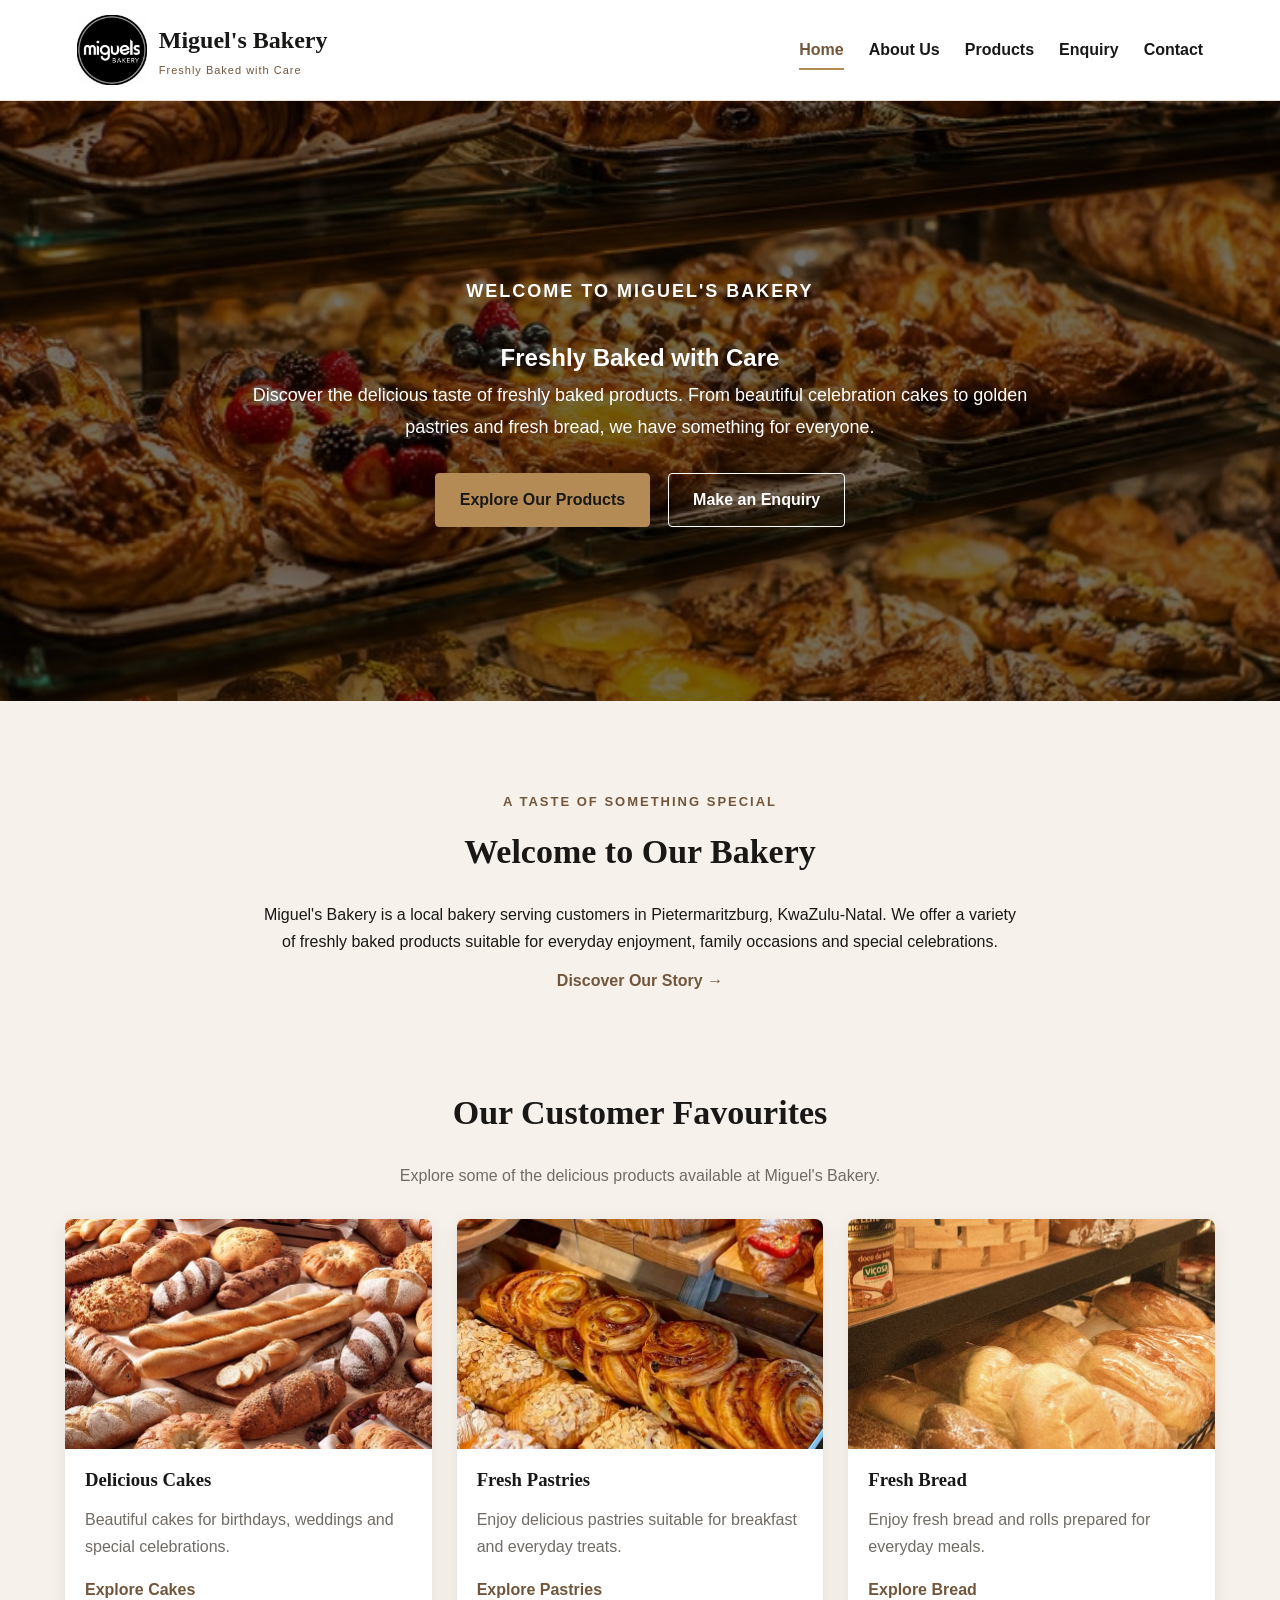
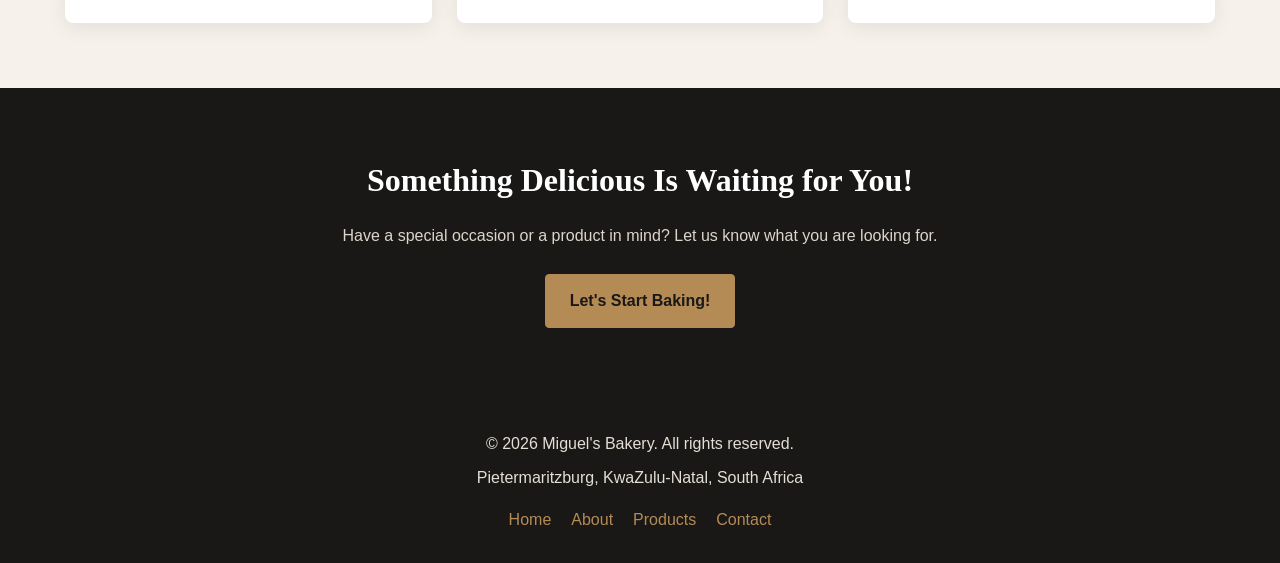
<file: index.html>
<!DOCTYPE html>
<html lang="en">
<head>
    <meta charset="UTF-8">
    <meta name="viewport" content="width=device-width, initial-scale=1.0">
    <title>Miguel's Bakery | Freshly Baked in Pietermaritzburg</title>
    <meta name="description" content="Visit Miguel's Bakery in Pietermaritzburg for
     freshly baked cakes, pastries, bread, donuts and delicious treats.">
    <meta name="keywords" content="Miguel's Bakery, bakery, cakes, pastries, bread, Pietermaritzburg">

    <link rel="stylesheet" href="CSS/styles.css">
</head>

<body>

    <!-- Website Header -->
    <header class="site-header">

        <a href="index.html" class="brand">
            <img src="images/bakery-hero.jpg"   
             alt="Miguel's Bakery logo" class="site-logo">

            <span>
                <strong>Miguel's Bakery</strong>
                <small>Freshly Baked with Care</small>
            </span>
        </a>

        <!-- Navigation -->
        <nav class="main-nav">
            <ul class="nav-list">
                <li><a href="index.html" class="active">Home</a></li>
                <li><a href="about.html">About Us</a></li>
                <li><a href="products.html">Products</a></li>
                <li><a href="enquiry.html">Enquiry</a></li>
                <li><a href="contact.html">Contact</a></li>
            </ul>
        </nav>

    </header>

    <main>

        <!-- Hero Section -->
        <section class="hero">

            <div class="hero-content">

                <p class="eyebrow">Welcome to Miguel's Bakery</p>

                <h1>Freshly Baked with Care</h1>

                <p>
                    Discover the delicious taste of freshly baked products.
                    From beautiful celebration cakes to golden pastries
                    and fresh bread, we have something for everyone.
                </p>

                <div class="hero-buttons">

                    <a href="products.html" class="button">
                        Explore Our Products
                    </a>

                    <a href="enquiry.html" class="button button-outline">
                        Make an Enquiry
                    </a>

                </div>

            </div>
        </section>


        <!-- Introduction -->
        <section class="welcome-section">

            <p class="eyebrow">A Taste of Something Special</p>

            <h2>Welcome to Our Bakery</h2>

            <p>
                Miguel's Bakery is a local bakery serving customers in
                Pietermaritzburg, KwaZulu-Natal. We offer a variety of
                freshly baked products suitable for everyday enjoyment,
                family occasions and special celebrations.
            </p>

            <a href="about.html" class="text-link">
                Discover Our Story →
            </a>

        </section>


        <!-- Featured Products -->
        <section class="featured-section">

            <h2>Our Customer Favourites</h2>

            <p class="section-description">
                Explore some of the delicious products available at
                Miguel's Bakery.
            </p>

            <div class="featured-grid">

                <article class="featured-card">

                    <img src="images/Rolls.jpeg"
                         alt="Freshly decorated celebration cake">

                    <h3>Delicious Cakes</h3>

                    <p>
                        Beautiful cakes for birthdays, weddings and
                        special celebrations.
                    </p>

                    <a href="products.html" class="text-link">
                        Explore Cakes
                    </a>

                </article>


                <article class="featured-card">

                    <img src="images/Pastries.jpeg"
                         alt="Freshly baked golden pastries">

                    <h3>Fresh Pastries</h3>

                    <p>
                        Enjoy delicious pastries suitable for breakfast
                        and everyday treats.
                    </p>

                    <a href="products.html" class="text-link">
                        Explore Pastries
                    </a>

                </article>


                <article class="featured-card">

                    <img src="images/breads.jpeg"
                         alt="Freshly baked bread and rolls">

                    <h3>Fresh Bread</h3>

                    <p>
                        Enjoy fresh bread and rolls prepared for
                        everyday meals.
                    </p>

                    <a href="products.html" class="text-link">
                        Explore Bread
                    </a>

                </article>

            </div>

        </section>


        <!-- Call to Action -->
        <section class="home-cta">

            <h2>Something Delicious Is Waiting for You!</h2>

            <p>
                Have a special occasion or a product in mind?
                Let us know what you are looking for.
            </p>

            <a href="enquiry.html" class="button">
                Let's Start Baking!
            </a>

        </section>

    </main>


    <!-- Footer -->
    <footer class="site-footer">

        <p>&copy; <span class="current-year">2026</span>
            Miguel's Bakery. All rights reserved.</p>

        <p>
            Pietermaritzburg, KwaZulu-Natal, South Africa
        </p>

        <div class="footer-links">
            <a href="index.html">Home</a>
            <a href="about.html">About</a>
            <a href="products.html">Products</a>
            <a href="contact.html">Contact</a>
        </div>

    </footer>

    <script src="Javascript/script.js"></script>
</body>
</html>
</file>
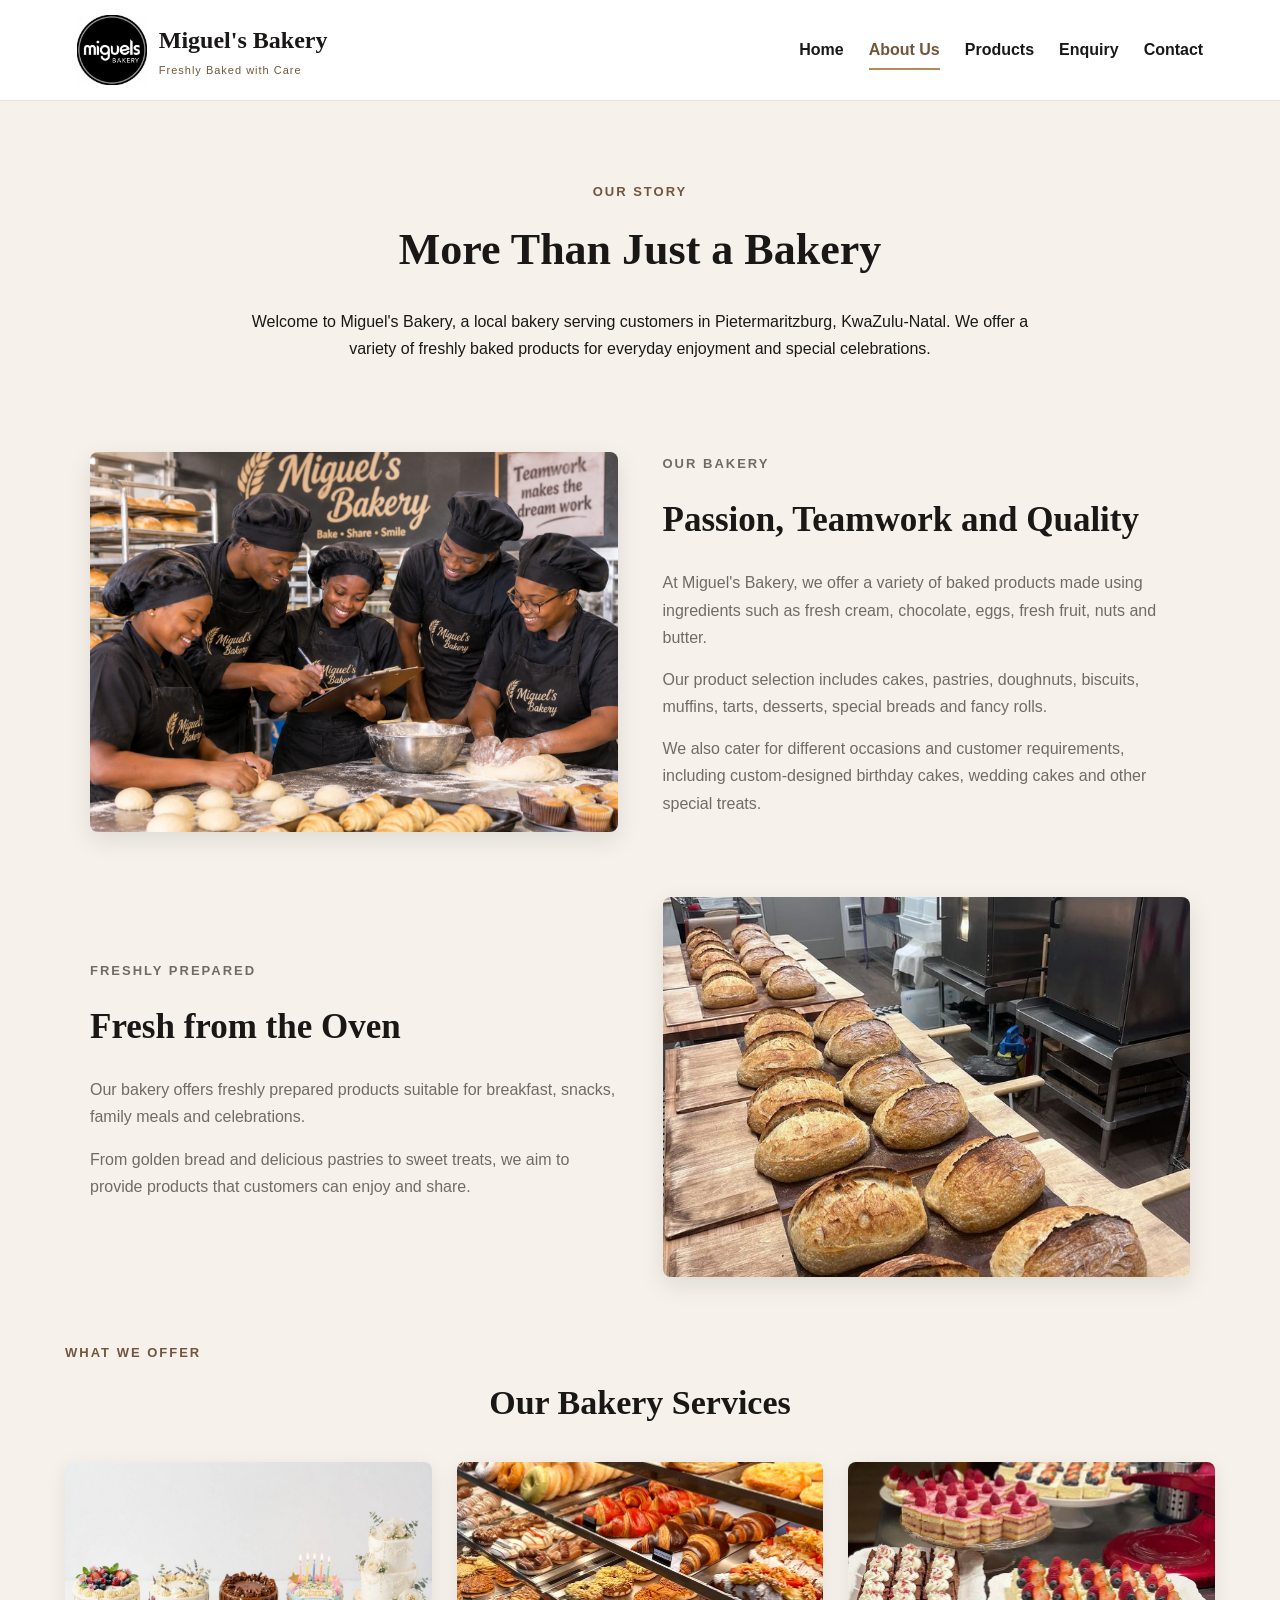
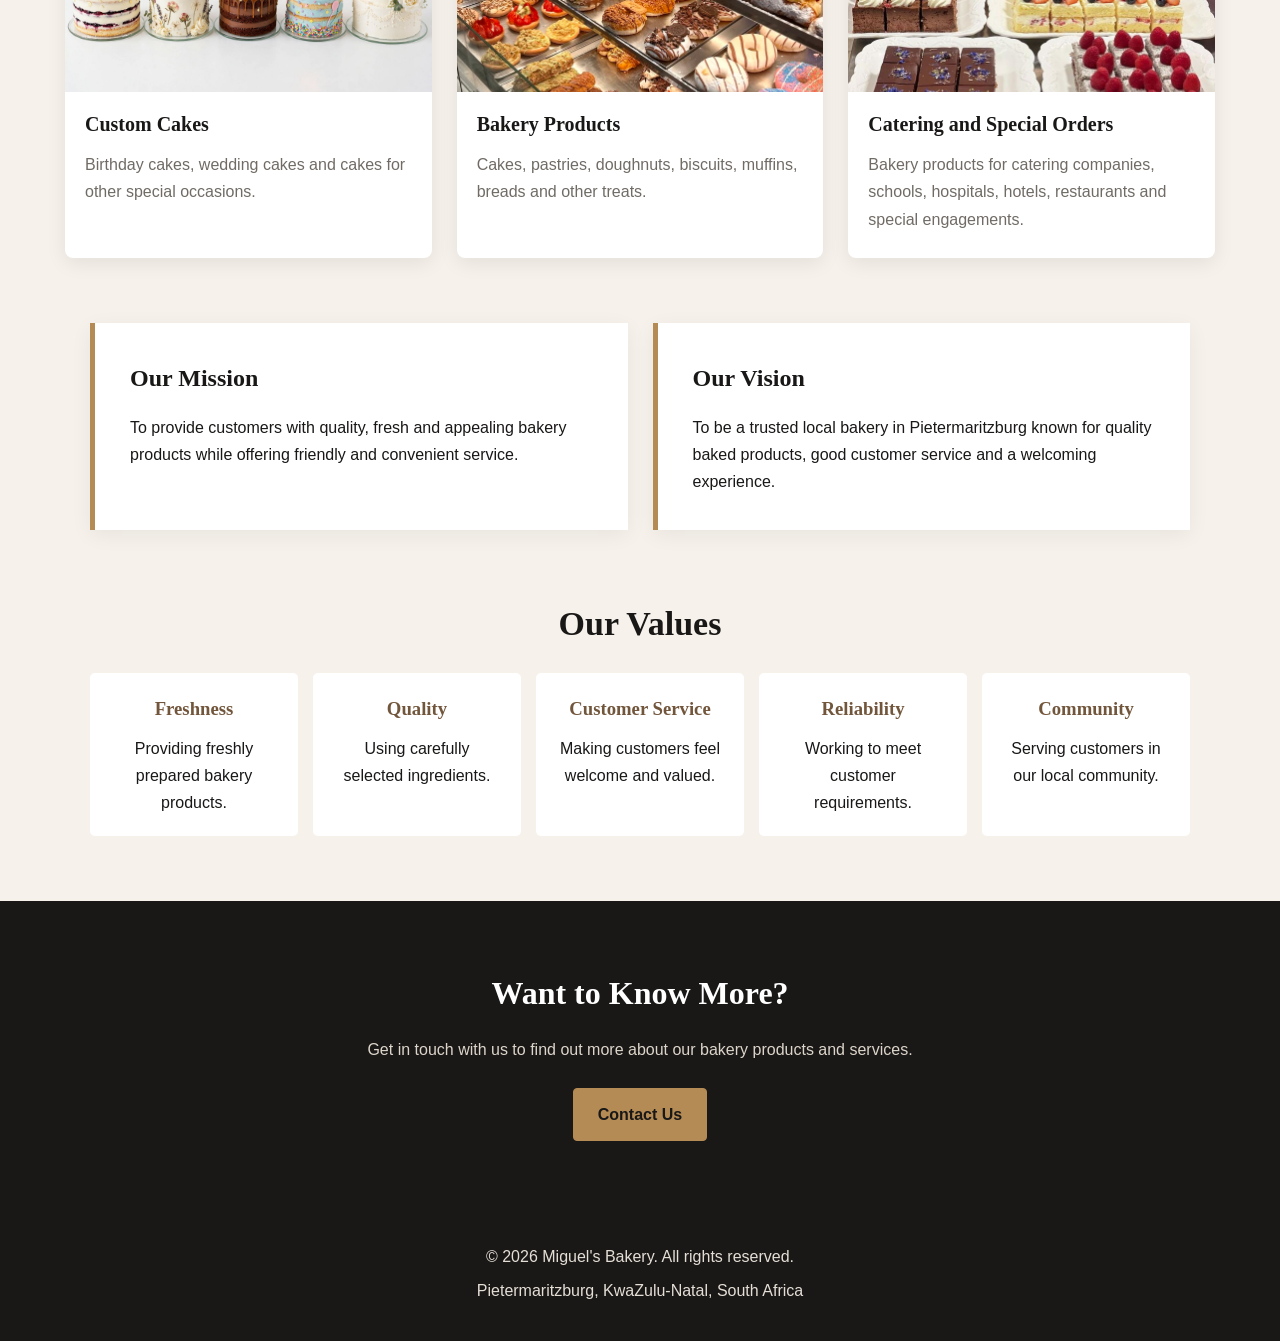
<file: about.html>
<!DOCTYPE html>
<html lang="en">
<head>
    <meta charset="UTF-8">
    <meta name="viewport" content="width=device-width, initial-scale=1.0">
    <title>About Us | Miguel's Bakery</title>
    <meta name="description" content="Learn more about Miguel's Bakery, our baking approach, products and services in Pietermaritzburg.">
    <link rel="stylesheet" href="CSS/styles.css">
</head>
<body>

    <!-- Website Header -->
    <header class="site-header">

        <a href="index.html" class="brand">

            <img src="images/bakery-hero.jpg"
                 alt="Miguel's Bakery logo"
                 class="site-logo">

            <span>
                <strong>Miguel's Bakery</strong>
                <small>Freshly Baked with Care</small>
            </span>

        </a>

        <nav class="main-nav">

            <ul class="nav-list">

                <li><a href="index.html">Home</a></li>
                <li><a href="about.html" class="active">About Us</a></li>
                <li><a href="products.html">Products</a></li>
                <li><a href="enquiry.html">Enquiry</a></li>
                <li><a href="contact.html">Contact</a></li>

            </ul>

        </nav>

    </header>


    <main class="about-main">

        <!-- About Introduction -->
        <section class="about-hero">

            <p class="eyebrow">Our Story</p>

            <h1>More Than Just a Bakery</h1>

            <p>
                Welcome to Miguel's Bakery, a local bakery serving
                customers in Pietermaritzburg, KwaZulu-Natal.
                We offer a variety of freshly baked products for
                everyday enjoyment and special celebrations.
            </p>

        </section>


        <!-- Our Story -->
        <section class="about-story">

            <div class="about-image">

                <img src="images/Teamwork at Miguel’s Bakery.png"
                     alt="Bakery team working together to prepare fresh baked products"
                     class="animated-image">

            </div>

            <div class="about-text">

                <p class="eyebrow">Our Bakery</p>

                <h2>Passion, Teamwork and Quality</h2>

                <p>
                    At Miguel's Bakery, we offer a variety of baked
                    products made using ingredients such as fresh
                    cream, chocolate, eggs, fresh fruit, nuts and butter.
                </p>

                <p>
                    Our product selection includes cakes, pastries,
                    doughnuts, biscuits, muffins, tarts, desserts,
                    special breads and fancy rolls.
                </p>

                <p>
                    We also cater for different occasions and customer
                    requirements, including custom-designed birthday
                    cakes, wedding cakes and other special treats.
                </p>

            </div>

        </section>


        <!-- Fresh From Oven -->
        <section class="oven-section">

            <div class="oven-text">

                <p class="eyebrow">Freshly Prepared</p>

                <h2>Fresh from the Oven</h2>

                <p>
                    Our bakery offers freshly prepared products
                    suitable for breakfast, snacks, family meals
                    and celebrations.
                </p>

                <p>
                    From golden bread and delicious pastries to
                    sweet treats, we aim to provide products that
                    customers can enjoy and share.
                </p>

            </div>

            <img src="images/Freshly Baked.jpeg"
                 alt="Freshly baked golden bread coming out of the oven"
                 class="animated-image">

        </section>


        <!-- Bakery Services -->
        <section class="services-section">

            <p class="eyebrow">What We Offer</p>

            <h2>Our Bakery Services</h2>

            <div class="services-grid">

                <article class="service-card">

                    <img src="images/customized cakes.jpg"
                         alt="Custom celebration cake">

                    <h3>Custom Cakes</h3>

                    <p>
                        Birthday cakes, wedding cakes and cakes
                        for other special occasions.
                    </p>

                </article>


                <article class="service-card">

                    <img src="images/assorted bakery (1).jpeg"
                         alt="Freshly prepared bakery pastries">

                    <h3>Bakery Products</h3>

                    <p>
                        Cakes, pastries, doughnuts, biscuits,
                        muffins, breads and other treats.
                    </p>

                </article>


                <article class="service-card">

                    <img src="images/catering.jpeg"
                         alt="Bakery products prepared for catering">

                    <h3>Catering and Special Orders</h3>

                    <p>
                        Bakery products for catering companies,
                        schools, hospitals, hotels, restaurants
                        and special engagements.
                    </p>

                </article>

            </div>

        </section>


        <!-- Mission and Vision -->
        <section class="mission-vision">

            <article>

                <h2>Our Mission</h2>

                <p>
                    To provide customers with quality, fresh and
                    appealing bakery products while offering
                    friendly and convenient service.
                </p>

            </article>


            <article>

                <h2>Our Vision</h2>

                <p>
                    To be a trusted local bakery in Pietermaritzburg
                    known for quality baked products, good customer
                    service and a welcoming experience.
                </p>

            </article>

        </section>


        <!-- Values -->
        <section class="values-section">

            <h2>Our Values</h2>

            <div class="values-grid">

                <div class="value-item">
                    <h3>Freshness</h3>
                    <p>Providing freshly prepared bakery products.</p>
                </div>

                <div class="value-item">
                    <h3>Quality</h3>
                    <p>Using carefully selected ingredients.</p>
                </div>

                <div class="value-item">
                    <h3>Customer Service</h3>
                    <p>Making customers feel welcome and valued.</p>
                </div>

                <div class="value-item">
                    <h3>Reliability</h3>
                    <p>Working to meet customer requirements.</p>
                </div>

                <div class="value-item">
                    <h3>Community</h3>
                    <p>Serving customers in our local community.</p>
                </div>

            </div>

        </section>


        <section class="home-cta">

            <h2>Want to Know More?</h2>

            <p>
                Get in touch with us to find out more about our
                bakery products and services.
            </p>

            <a href="contact.html" class="button">
                Contact Us
            </a>

        </section>

    </main>


    <footer class="site-footer">

        <p>&copy; <span class="current-year">2026</span>
            Miguel's Bakery. All rights reserved.</p>

        <p>Pietermaritzburg, KwaZulu-Natal, South Africa</p>

    </footer>

    <script src="Javascript/script.js"></script>

</body>
</html>
</file>
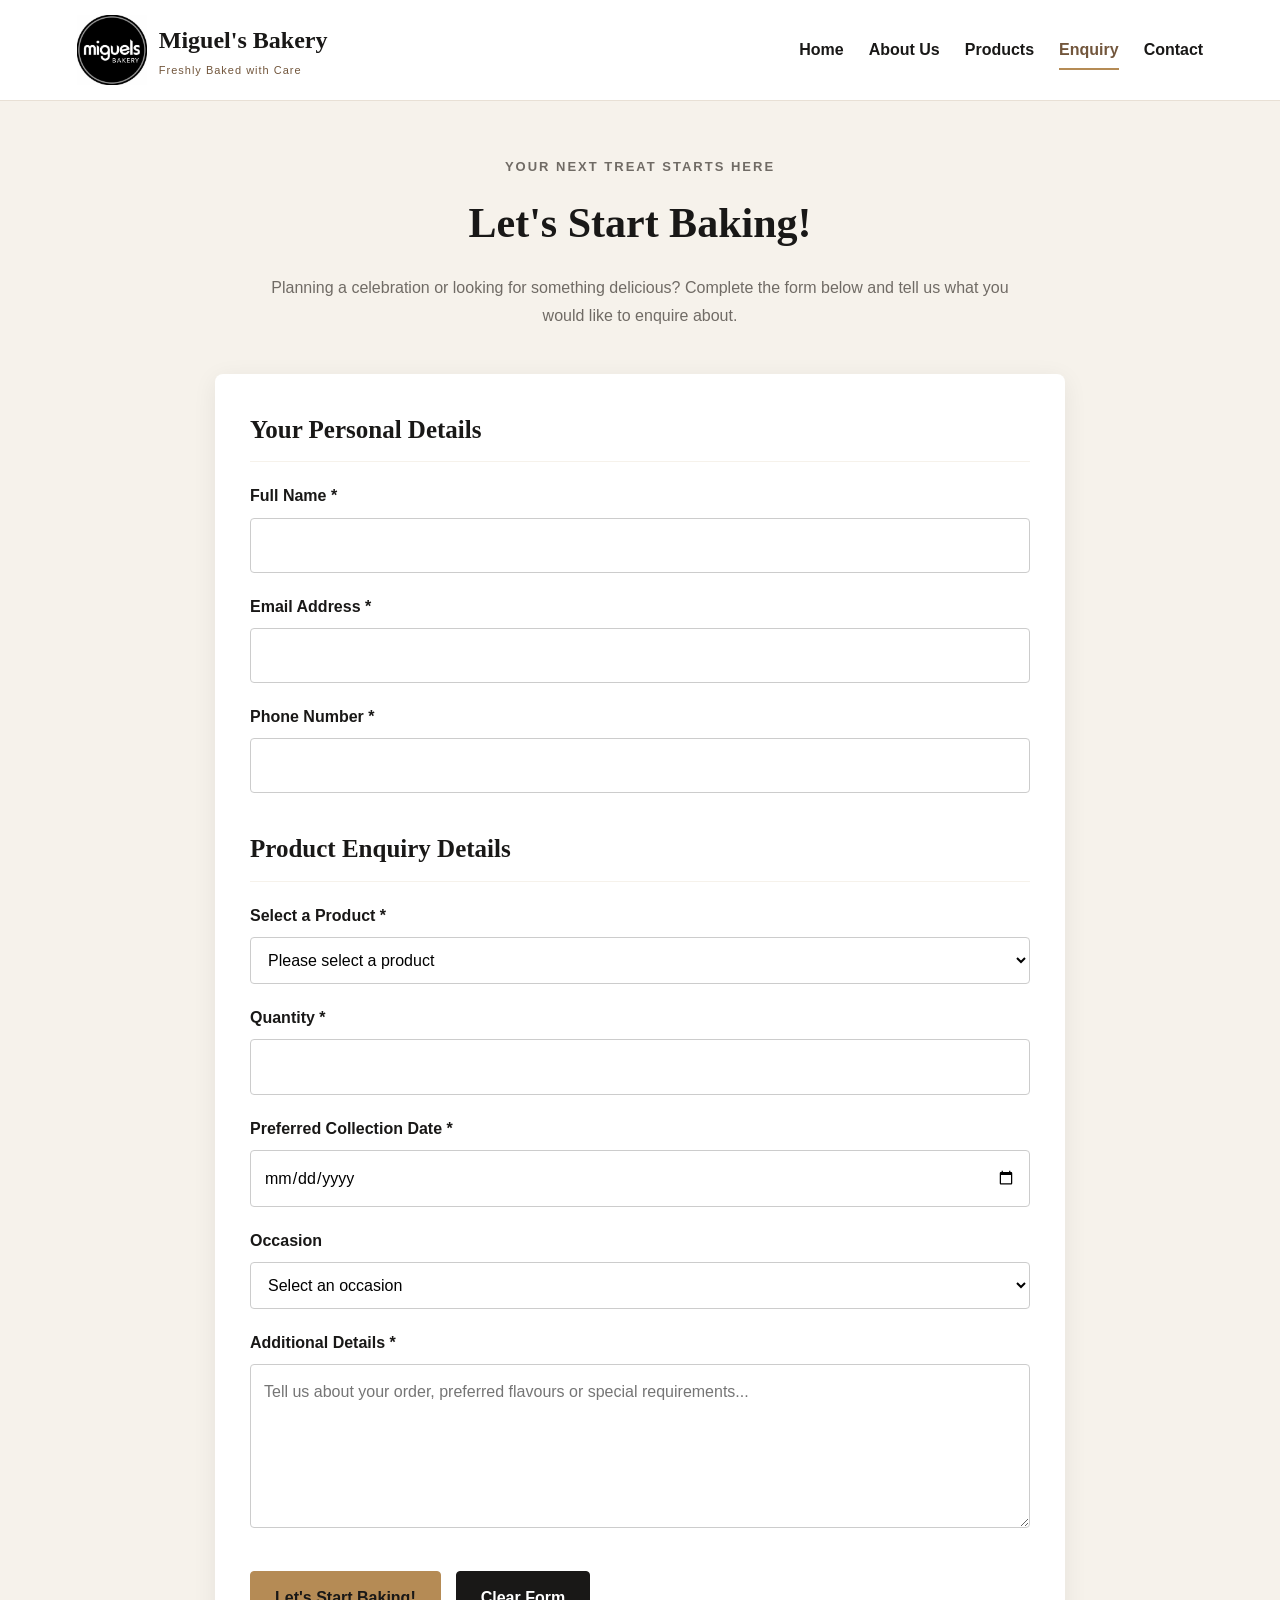
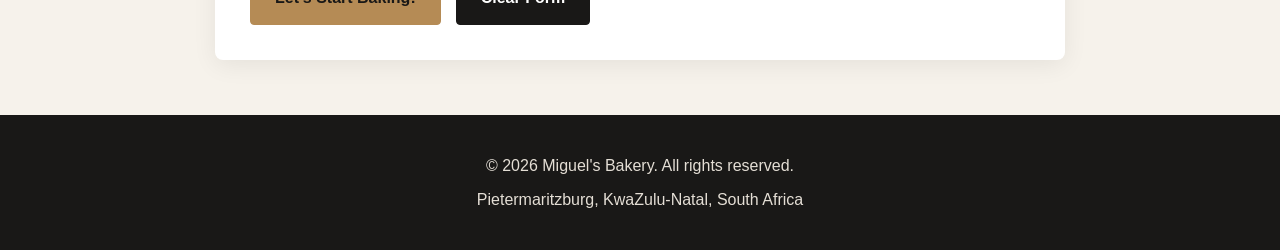
<file: enquiry.html>
<!DOCTYPE html>
<html lang="en">
<head>
    <meta charset="UTF-8">
    <meta name="viewport" content="width=device-width, initial-scale=1.0">
    <title>Make an Enquiry | Miguel's Bakery</title>
    <meta name="description" content="Enquire about cakes, pastries, bread and other bakery products at Miguel's Bakery in Pietermaritzburg.">

    <link rel="stylesheet" href="CSS/styles.css">
</head>

<body>

    <!-- Website Header -->
    <header class="site-header">

        <a href="index.html" class="brand">

            <img src="images/bakery-hero.jpg"
                 alt="Miguel's Bakery logo"
                 class="site-logo">

            <span>
                <strong>Miguel's Bakery</strong>
                <small>Freshly Baked with Care</small>
            </span>

        </a>

        <nav class="main-nav">

            <ul class="nav-list">
                <li><a href="index.html">Home</a></li>
                <li><a href="about.html">About Us</a></li>
                <li><a href="products.html">Products</a></li>
                <li><a href="enquiry.html" class="active">Enquiry</a></li>
                <li><a href="contact.html">Contact</a></li>
            </ul>

        </nav>
    </header>


    <main class="form-page">

        <section class="page-intro">

            <p class="eyebrow">Your Next Treat Starts Here</p>

            <h1>Let's Start Baking!</h1>

            <p>
                Planning a celebration or looking for something delicious?
                Complete the form below and tell us what you would like
                to enquire about.
            </p>

        </section>


        <!-- Enquiry Form -->
        <form id="enquiryForm" class="website-form">

            <section class="form-section">

                <h2>Your Personal Details</h2>

                <p>
                    <label for="fullname">Full Name *</label>

                    <input type="text"
                           id="fullname"
                           name="fullname"
                           minlength="2"
                           maxlength="60"
                           required>
                </p>


                <p>
                    <label for="email">Email Address *</label>

                    <input type="email"
                           id="email"
                           name="email"
                           required>
                </p>


                <p>
                    <label for="phone">Phone Number *</label>

                    <input type="tel"
                           id="phone"
                           name="phone"
                           pattern="[0-9 +()-]{7,20}"
                           title="Enter a valid phone number."
                           required>
                </p>

            </section>


            <section class="form-section">

                <h2>Product Enquiry Details</h2>

                <p>
                    <label for="product">Select a Product *</label>

                    <select id="product" name="product" required>

                        <option value="">Please select a product</option>
                        <option value="Cakes">Cakes</option>
                        <option value="Pastries">Pastries</option>
                        <option value="Pies">Pies</option>
                        <option value="Donuts">Donuts</option>
                        <option value="Bread and Rolls">Bread and Rolls</option>
                        <option value="Other">Other</option>

                    </select>
                </p>


                <p>
                    <label for="quantity">Quantity *</label>

                    <input type="number"
                           id="quantity"
                           name="quantity"
                           min="1"
                           max="500"
                           required>
                </p>


                <p>
                    <label for="date">Preferred Collection Date *</label>

                    <input type="date"
                           id="date"
                           name="date"
                           required>
                </p>


                <p>
                    <label for="occasion">Occasion</label>

                    <select id="occasion" name="occasion">

                        <option value="">Select an occasion</option>
                        <option value="Birthday">Birthday</option>
                        <option value="Wedding">Wedding</option>
                        <option value="Family Event">Family Event</option>
                        <option value="Business Event">Business Event</option>
                        <option value="Everyday">Everyday</option>
                        <option value="Other">Other</option>

                    </select>
                </p>


                <p>
                    <label for="message">Additional Details *</label>

                    <textarea id="message"
                              name="message"
                              rows="5"
                              minlength="5"
                              maxlength="1000"
                              placeholder="Tell us about your order, preferred flavours or special requirements..."
                              required></textarea>
                </p>

            </section>


            <div class="form-buttons">

                <button type="submit" class="button">
                    Let's Start Baking!
                </button>

                <button type="reset" class="button reset-button">
                    Clear Form
                </button>

            </div>

            <div id="enquiryResponse"
                 class="form-response"
                 aria-live="polite"></div>

        </form>

    </main>


    <footer class="site-footer">

        <p>&copy; <span class="current-year">2026</span>
            Miguel's Bakery. All rights reserved.</p>

        <p>Pietermaritzburg, KwaZulu-Natal, South Africa</p>

    </footer>

    <script src="Javascript/script.js"></script>

</body>
</html>
</file>
<file: CSS/styles.css>
/* =========================================
   MIGUEL'S BAKERY
   PART 3 - WEBSITE STYLING
   ========================================= */


/* 1. COLOUR VARIABLES */

:root {
    --black: #191817;
    --white: #ffffff;
    --cream: #f6f2eb;
    --gold: #b58b55;
    --brown: #72563c;
    --grey: #706b65;
}


/* 2. GENERAL STYLING */

* {
    margin: 0;
    padding: 0;
    box-sizing: border-box;
}

html {
    scroll-behavior: smooth;
}

body {
    font-family: Arial, Helvetica, sans-serif;
    background-color: var(--cream);
    color: var(--black);
    line-height: 1.7;
}

img {
    max-width: 100%;
    display: block;
}

a {
    text-decoration: none;
    color: inherit;
}

button,
input,
select,
textarea {
    font: inherit;
}


/* 3. WEBSITE HEADER */

.site-header {
    display: flex;
    justify-content: space-between;
    align-items: center;
    padding: 15px 6%;
    background-color: var(--white);
    border-bottom: 1px solid #e8e0d5;
    gap: 25px;
}

.brand {
    display: flex;
    align-items: center;
    gap: 12px;
}

.site-logo {
    width: 70px;
    height: 70px;
    object-fit: contain;
}

.brand span {
    display: flex;
    flex-direction: column;
}

.brand strong {
    font-family: Georgia, serif;
    font-size: 24px;
}

.brand small {
    color: var(--brown);
    letter-spacing: 1px;
    font-size: 11px;
}


/* 4. NAVIGATION MENU */

.main-nav ul {
    display: flex;
    list-style: none;
    gap: 25px;
}

.main-nav a {
    color: var(--black);
    font-weight: bold;
    padding: 10px 0;
    border-bottom: 2px solid transparent;
    transition: 0.3s;
}

.main-nav a:hover,
.main-nav a.active {
    color: var(--brown);
    border-bottom-color: var(--gold);
}


/* 5. BUTTONS */

.button {
    display: inline-block;
    background-color: var(--gold);
    color: var(--black);
    padding: 12px 24px;
    border-radius: 4px;
    border: 1px solid var(--gold);
    font-weight: bold;
    cursor: pointer;
    transition: 0.3s;
}

.button:hover {
    background-color: var(--brown);
    color: var(--white);
    transform: translateY(-3px);
}

.button-outline {
    background-color: transparent;
    color: var(--white);
    border-color: var(--white);
}

.button-outline:hover {
    background-color: var(--white);
    color: var(--black);
}


/* 6. GENERAL PAGE INTRODUCTION */

.page-intro {
    text-align: center;
    max-width: 750px;
    margin: 0 auto 45px;
}

.page-intro h1 {
    font-family: Georgia, serif;
    font-size: 42px;
    margin-bottom: 15px;
}

.page-intro p {
    color: var(--grey);
}

.eyebrow {
    color: var(--brown);
    font-size: 13px;
    font-weight: bold;
    text-transform: uppercase;
    letter-spacing: 2px;
    margin-bottom: 10px;
}


/* 7. HOME HERO SECTION */

/* =================================
   HERO SECTION
================================= */

.hero {

    min-height: 600px;

    background-image:
        linear-gradient(
            rgba(0, 0, 0, 0.55),
            rgba(0, 0, 0, 0.55)
        ),
        url("../images/bakery logo.jpeg");

    background-size: cover;

    background-position: center;

    background-repeat: no-repeat;

    display: flex;

    align-items: center;

    justify-content: center;

    padding: 60px 8%;

    text-align: center;

    color: white;

    position: relative;

    overflow: hidden;
}


/* Hero Text */

.hero-content {

    max-width: 800px;

    margin: auto;

    position: relative;

    z-index: 2;

}


.hero-label {

    color: #e5c58b;

    font-size: 14px;

    font-weight: bold;

    letter-spacing: 4px;

    margin-bottom: 18px;

}


.hero h2 {

    font-size: 52px;

    font-weight: bold;

    margin-bottom: 20px;

    line-height: 1.2;

    color: white;

}


.hero-content > p:not(.hero-label) {

    font-size: 18px;

    line-height: 1.8;

    margin-bottom: 30px;

    color: #ffffff;

}


/* Hero Buttons */

.hero-buttons {

    display: flex;

    justify-content: center;

    gap: 18px;

    flex-wrap: wrap;

}


.hero-button {

    display: inline-block;

    padding: 15px 28px;

    text-decoration: none;

    border-radius: 5px;

    font-weight: bold;

    transition: background-color 0.3s ease,
                color 0.3s ease;

}


/* Explore Products */

.primary-button {

    background-color: #c49a55;

    color: #ffffff;

}


.primary-button:hover {

    background-color: #a77b38;

}


/* Make an Enquiry */

.secondary-button {

    background-color: #ffffff;

    color: #171717;

    border: 2px solid #ffffff;

}


.secondary-button:hover {

    background-color: transparent;

    color: #ffffff;

}


/* Mobile Responsive */

@media screen and (max-width: 768px) {

    .hero {

        min-height: 500px;

        padding: 50px 20px;

    }

    .hero h2 {

        font-size: 36px;

    }

    .hero-content > p:not(.hero-label) {

        font-size: 16px;

    }

    .hero-buttons {

        flex-direction: column;

        align-items: center;

    }

    .hero-button {

        width: 100%;

        max-width: 280px;

    }

}

@keyframes fadeIn {
    from {
        opacity: 0;
        transform: translateY(25px);
    }

    to {
        opacity: 1;
        transform: translateY(0);
    }
}


/* 9. HOME INTRODUCTION */

.welcome-section {
    text-align: center;
    max-width: 800px;
    margin: 70px auto;
    padding: 20px;
}

.welcome-section h2,
.featured-section h2,
.services-section h2,
.values-section h2 {
    font-family: Georgia, serif;
    font-size: 34px;
    margin-bottom: 20px;
}

.text-link {
    display: inline-block;
    color: var(--brown);
    font-weight: bold;
    margin-top: 12px;
}

.text-link:hover {
    color: var(--gold);
}


/* 10. FEATURED PRODUCTS */

.featured-section,
.services-section,
.product-category {
    width: 90%;
    max-width: 1150px;
    margin: 65px auto;
}

.featured-section > h2,
.featured-section > p,
.services-section > h2 {
    text-align: center;
}

.section-description {
    color: var(--grey);
    margin-bottom: 30px;
}

.featured-grid,
.services-grid {
    display: grid;
    grid-template-columns: repeat(3, 1fr);
    gap: 25px;
    margin-top: 30px;
}

.featured-card,
.service-card {
    background-color: var(--white);
    border-radius: 8px;
    overflow: hidden;
    box-shadow: 0 5px 20px rgba(0, 0, 0, 0.08);
    transition: 0.3s;
}

.featured-card:hover,
.service-card:hover {
    transform: translateY(-7px);
}

.featured-card img,
.service-card img {
    width: 100%;
    height: 230px;
    object-fit: cover;
}

.featured-card h3,
.service-card h3 {
    padding: 15px 20px 5px;
    font-family: Georgia, serif;
}

.featured-card p,
.service-card p {
    padding: 5px 20px;
    color: var(--grey);
}

.featured-card .text-link {
    margin: 10px 20px 20px;
}


/* 11. CALL TO ACTION */

.home-cta {
    text-align: center;
    background-color: var(--black);
    color: var(--white);
    padding: 65px 20px;
    margin-top: 60px;
}

.home-cta h2 {
    font-family: Georgia, serif;
    font-size: 32px;
    margin-bottom: 15px;
}

.home-cta p {
    color: #ddd5ca;
    margin-bottom: 25px;
}


/* 12. ABOUT PAGE */

.about-main {
    padding-top: 55px;
}

.about-hero {
    text-align: center;
    max-width: 850px;
    margin: 0 auto 65px;
    padding: 25px;
}

.about-hero h1 {
    font-family: Georgia, serif;
    font-size: 44px;
    margin-bottom: 20px;
}

.about-story,
.oven-section {
    display: grid;
    grid-template-columns: 1fr 1fr;
    align-items: center;
    gap: 45px;
    margin: 65px auto;
    width: 90%;
    max-width: 1100px;
}

.about-image img,
.oven-section img {
    width: 100%;
    height: 380px;
    object-fit: cover;
    border-radius: 8px;
    box-shadow: 0 8px 25px rgba(0,0,0,0.1);
}

.about-text h2,
.oven-text h2 {
    font-family: Georgia, serif;
    font-size: 35px;
    margin-bottom: 20px;
}

.about-text p,
.oven-text p {
    margin-bottom: 15px;
    color: var(--grey);
}


/* 13. SERVICES */

.service-card {
    padding-bottom: 20px;
}

.service-card h3 {
    font-size: 20px;
}


/* 14. MISSION AND VISION */

.mission-vision {
    display: grid;
    grid-template-columns: 1fr 1fr;
    gap: 25px;
    width: 90%;
    max-width: 1100px;
    margin: 65px auto;
}

.mission-vision article {
    background-color: var(--white);
    padding: 35px;
    border-left: 5px solid var(--gold);
    box-shadow: 0 5px 20px rgba(0,0,0,0.06);
}

.mission-vision h2 {
    font-family: Georgia, serif;
    margin-bottom: 15px;
}


/* 15. VALUES */

.values-section {
    text-align: center;
    width: 90%;
    max-width: 1100px;
    margin: 65px auto;
}

.values-grid {
    display: grid;
    grid-template-columns: repeat(5, 1fr);
    gap: 15px;
}

.value-item {
    background-color: var(--white);
    padding: 20px;
    border-radius: 5px;
}

.value-item h3 {
    font-family: Georgia, serif;
    margin-bottom: 10px;
    color: var(--brown);
}


/* 16. PRODUCTS PAGE */

.product-main,
.contact-main,
.form-page {
    width: 90%;
    max-width: 1150px;
    margin: auto;
    padding: 55px 0;
}

.product-search {
    max-width: 550px;
    margin: 0 auto 25px;
}

.product-search label {
    display: block;
    font-weight: bold;
    margin-bottom: 8px;
}

.product-search input {
    width: 100%;
    padding: 13px;
    border: 1px solid #ccc;
    border-radius: 5px;
}

.filter-buttons {
    display: flex;
    justify-content: center;
    gap: 12px;
    flex-wrap: wrap;
    margin: 25px 0 50px;
}

.filter-button {
    background-color: var(--white);
    color: var(--black);
    border: 1px solid var(--gold);
    padding: 10px 20px;
    border-radius: 4px;
    cursor: pointer;
    transition: 0.3s;
}

.filter-button:hover,
.filter-button.active {
    background-color: var(--black);
    color: var(--white);
}

.product-category h2 {
    font-family: Georgia, serif;
    font-size: 32px;
    border-bottom: 2px solid var(--gold);
    padding-bottom: 10px;
    margin-bottom: 25px;
}

.product-grid {
    display: grid;
    grid-template-columns: repeat(3, 1fr);
    gap: 25px;
}

.product-card {
    background-color: var(--white);
    border-radius: 8px;
    overflow: hidden;
    box-shadow: 0 5px 20px rgba(0,0,0,0.08);
    transition: 0.3s;
}

.product-card:hover {
    transform: translateY(-5px);
}

.product-card img {
    width: 100%;
    height: 240px;
    object-fit: cover;
    cursor: pointer;
}

.product-card-content {
    padding: 20px;
}

.product-card h3 {
    font-family: Georgia, serif;
    margin-bottom: 10px;
}

.product-card p {
    color: var(--grey);
}

.no-products {
    text-align: center;
    padding: 25px;
}


/* 17. LIGHTBOX */

.lightbox {
    display: none;
    position: fixed;
    z-index: 1000;
    inset: 0;
    background-color: rgba(0,0,0,0.92);
    justify-content: center;
    align-items: center;
    padding: 30px;
}

.lightbox.show {
    display: flex;
}

.lightbox img {
    max-width: 90%;
    max-height: 85vh;
    object-fit: contain;
    border: 4px solid var(--white);
}

.lightbox-close {
    position: absolute;
    top: 20px;
    right: 35px;
    color: var(--white);
    background: none;
    border: none;
    font-size: 45px;
    cursor: pointer;
}


/* 18. FORMS */

.website-form {
    background-color: var(--white);
    padding: 35px;
    border-radius: 8px;
    box-shadow: 0 5px 25px rgba(0,0,0,0.07);
    max-width: 850px;
    margin: auto;
}

.form-section {
    margin-bottom: 35px;
}

.form-section h2 {
    font-family: Georgia, serif;
    font-size: 25px;
    margin-bottom: 20px;
    border-bottom: 1px solid var(--cream);
    padding-bottom: 10px;
}

.website-form p {
    margin-bottom: 20px;
}

.website-form label {
    display: block;
    font-weight: bold;
    margin-bottom: 8px;
}

.website-form input,
.website-form select,
.website-form textarea {
    width: 100%;
    padding: 13px;
    border: 1px solid #ccc;
    border-radius: 4px;
    background-color: #fff;
}

.website-form input:focus,
.website-form select:focus,
.website-form textarea:focus {
    outline: 2px solid var(--gold);
    border-color: var(--gold);
}

.website-form textarea {
    resize: vertical;
}

.form-buttons {
    display: flex;
    gap: 15px;
    flex-wrap: wrap;
}

.reset-button {
    background-color: var(--black);
    color: var(--white);
    border-color: var(--black);
}

.form-response {
    margin-top: 20px;
    padding: 15px;
    border-radius: 5px;
    display: none;
}

.form-response.success {
    display: block;
    background-color: #e7f4e8;
    color: #245b2b;
}

.form-response.error {
    display: block;
    background-color: #fbe8e8;
    color: #8b2020;
}


/* 19. CONTACT PAGE */

.contact-grid {
    display: grid;
    grid-template-columns: repeat(3, 1fr);
    gap: 20px;
    margin-bottom: 60px;
}

.contact-card {
    background-color: var(--white);
    padding: 25px;
    border-radius: 7px;
    box-shadow: 0 5px 20px rgba(0,0,0,0.06);
}

.contact-card h2 {
    font-family: Georgia, serif;
    margin-bottom: 20px;
    font-size: 23px;
}

.contact-card h3 {
    margin-top: 15px;
    font-size: 17px;
}

.contact-card p {
    margin-bottom: 15px;
}

.contact-card a {
    color: var(--brown);
}

.hours-list {
    padding-left: 20px;
}

.hours-list li {
    margin-bottom: 12px;
}


/* 20. LEAFLET MAP */

.map-section {
    margin: 60px 0;
}

.map-section h2,
.contact-form-section h2 {
    font-family: Georgia, serif;
    font-size: 32px;
    margin-bottom: 15px;
}

.bakery-map {
    height: 400px;
    width: 100%;
    margin-top: 25px;
    border-radius: 8px;
    z-index: 1;
}


/* 21. FOOTER */

.site-footer {
    background-color: var(--black);
    color: var(--white);
    text-align: center;
    padding: 30px 20px;
}

.site-footer p {
    margin: 7px 0;
    color: #e4ded5;
}

.footer-links {
    display: flex;
    justify-content: center;
    gap: 20px;
    margin-top: 15px;
    flex-wrap: wrap;
}

.footer-links a {
    color: var(--gold);
}

.footer-links a:hover {
    color: var(--white);
}


/* 22. RESPONSIVE TABLET DESIGN */

@media screen and (max-width: 900px) {

    .site-header {
        flex-direction: column;
    }

    .main-nav ul {
        justify-content: center;
        flex-wrap: wrap;
        gap: 15px;
    }

    .hero {
        grid-template-columns: 1fr;
    }

    .hero-image-container {
        height: 350px;
    }

    .featured-grid,
    .services-grid,
    .product-grid {
        grid-template-columns: repeat(2, 1fr);
    }

    .contact-grid {
        grid-template-columns: 1fr 1fr;
    }

    .values-grid {
        grid-template-columns: repeat(3, 1fr);
    }

}


/* 23. RESPONSIVE MOBILE DESIGN */

@media screen and (max-width: 600px) {

    .site-header {
        padding: 15px;
    }

    .brand strong {
        font-size: 20px;
    }

    .site-logo {
        width: 55px;
        height: 55px;
    }

    .main-nav ul {
        gap: 10px 15px;
    }

    .main-nav a {
        font-size: 13px;
    }

    .hero-content {
        padding: 40px 7%;
    }

    .hero-content h1 {
        font-size: 38px;
    }

    .hero-image-container {
        height: 280px;
    }

    .hero-buttons {
        flex-direction: column;
    }

    .hero-buttons .button {
        text-align: center;
    }

    .featured-grid,
    .services-grid,
    .product-grid,
    .mission-vision,
    .contact-grid {
        grid-template-columns: 1fr;
    }

    .about-story,
    .oven-section {
        grid-template-columns: 1fr;
        gap: 25px;
    }

    .about-hero h1,
    .page-intro h1 {
        font-size: 32px;
    }

    .about-image img,
    .oven-section img {
        height: 270px;
    }

    .values-grid {
        grid-template-columns: 1fr 1fr;
    }

    .website-form {
        padding: 20px;
    }

    .form-buttons {
        flex-direction: column;
    }

    .form-buttons button {
        width: 100%;
    }

    .bakery-map {
        height: 300px;
    }

}

/* 24. ACCESSIBILITY - REDUCED MOTION */

@media (prefers-reduced-motion: reduce) {

    html {
        scroll-behavior: auto;
    }

    *,
    *::before,
    *::after {
        animation-duration: 0.01ms !important;
        transition-duration: 0.01ms !important;
    }

}
</file>
